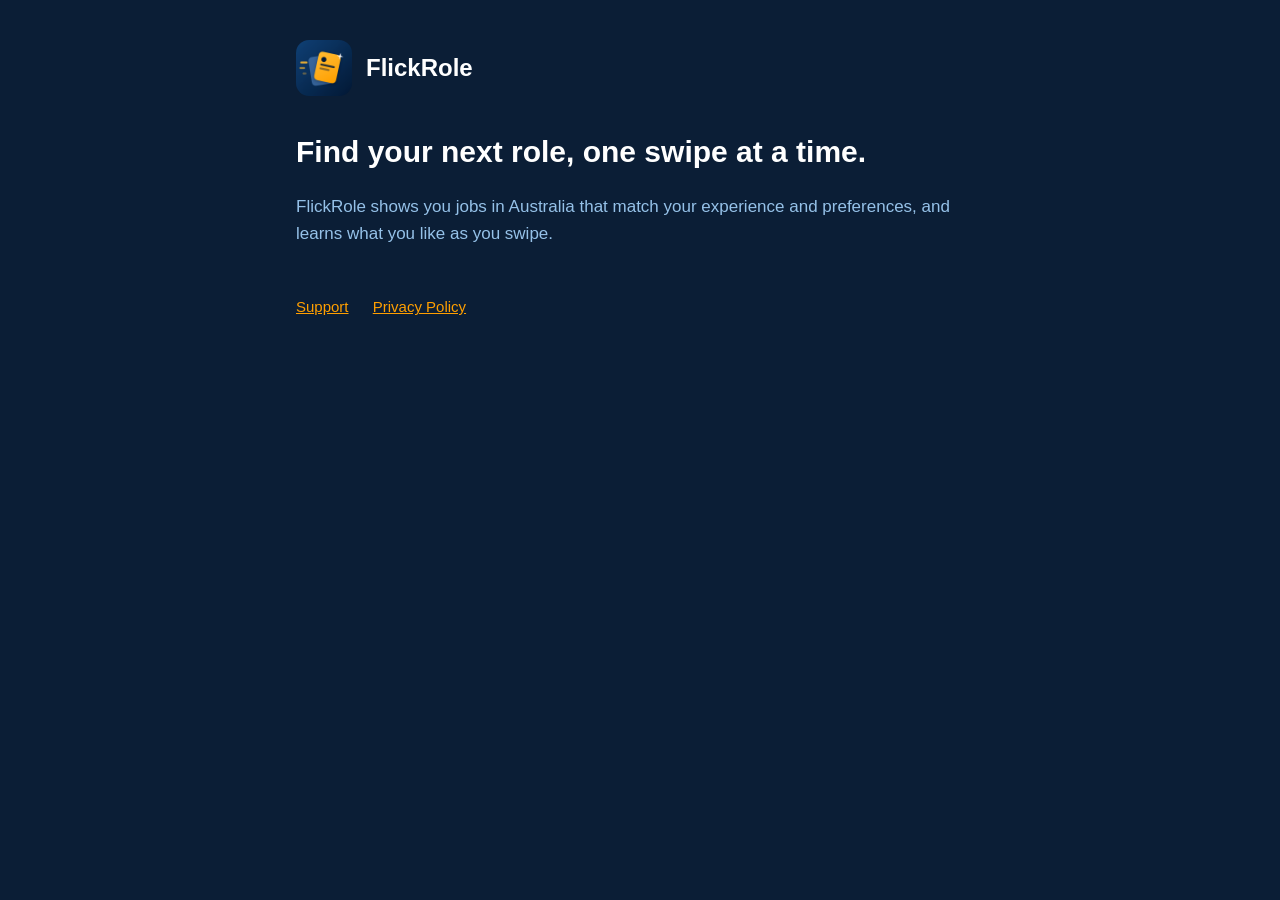
<file: index.html>
<!doctype html>
<html lang="en">
<head>
  <meta charset="utf-8">
  <meta name="viewport" content="width=device-width, initial-scale=1">
  <title>FlickRole</title>
  <meta name="description" content="FlickRole: swipe through jobs that match you.">
  <link rel="icon" href="icon.png">
  <link rel="stylesheet" href="style.css">
</head>
<body>
  <main>
    <header>
      <img src="icon.png" alt="">
      <a href="./">FlickRole</a>
    </header>
    <h1>Find your next role, one swipe at a time.</h1>
    <p>FlickRole shows you jobs in Australia that match your experience and preferences, and learns what you like as you swipe.</p>
    <nav>
      <a href="support/">Support</a>
      <a href="privacy/">Privacy Policy</a>
    </nav>
  </main>
</body>
</html>
</file>
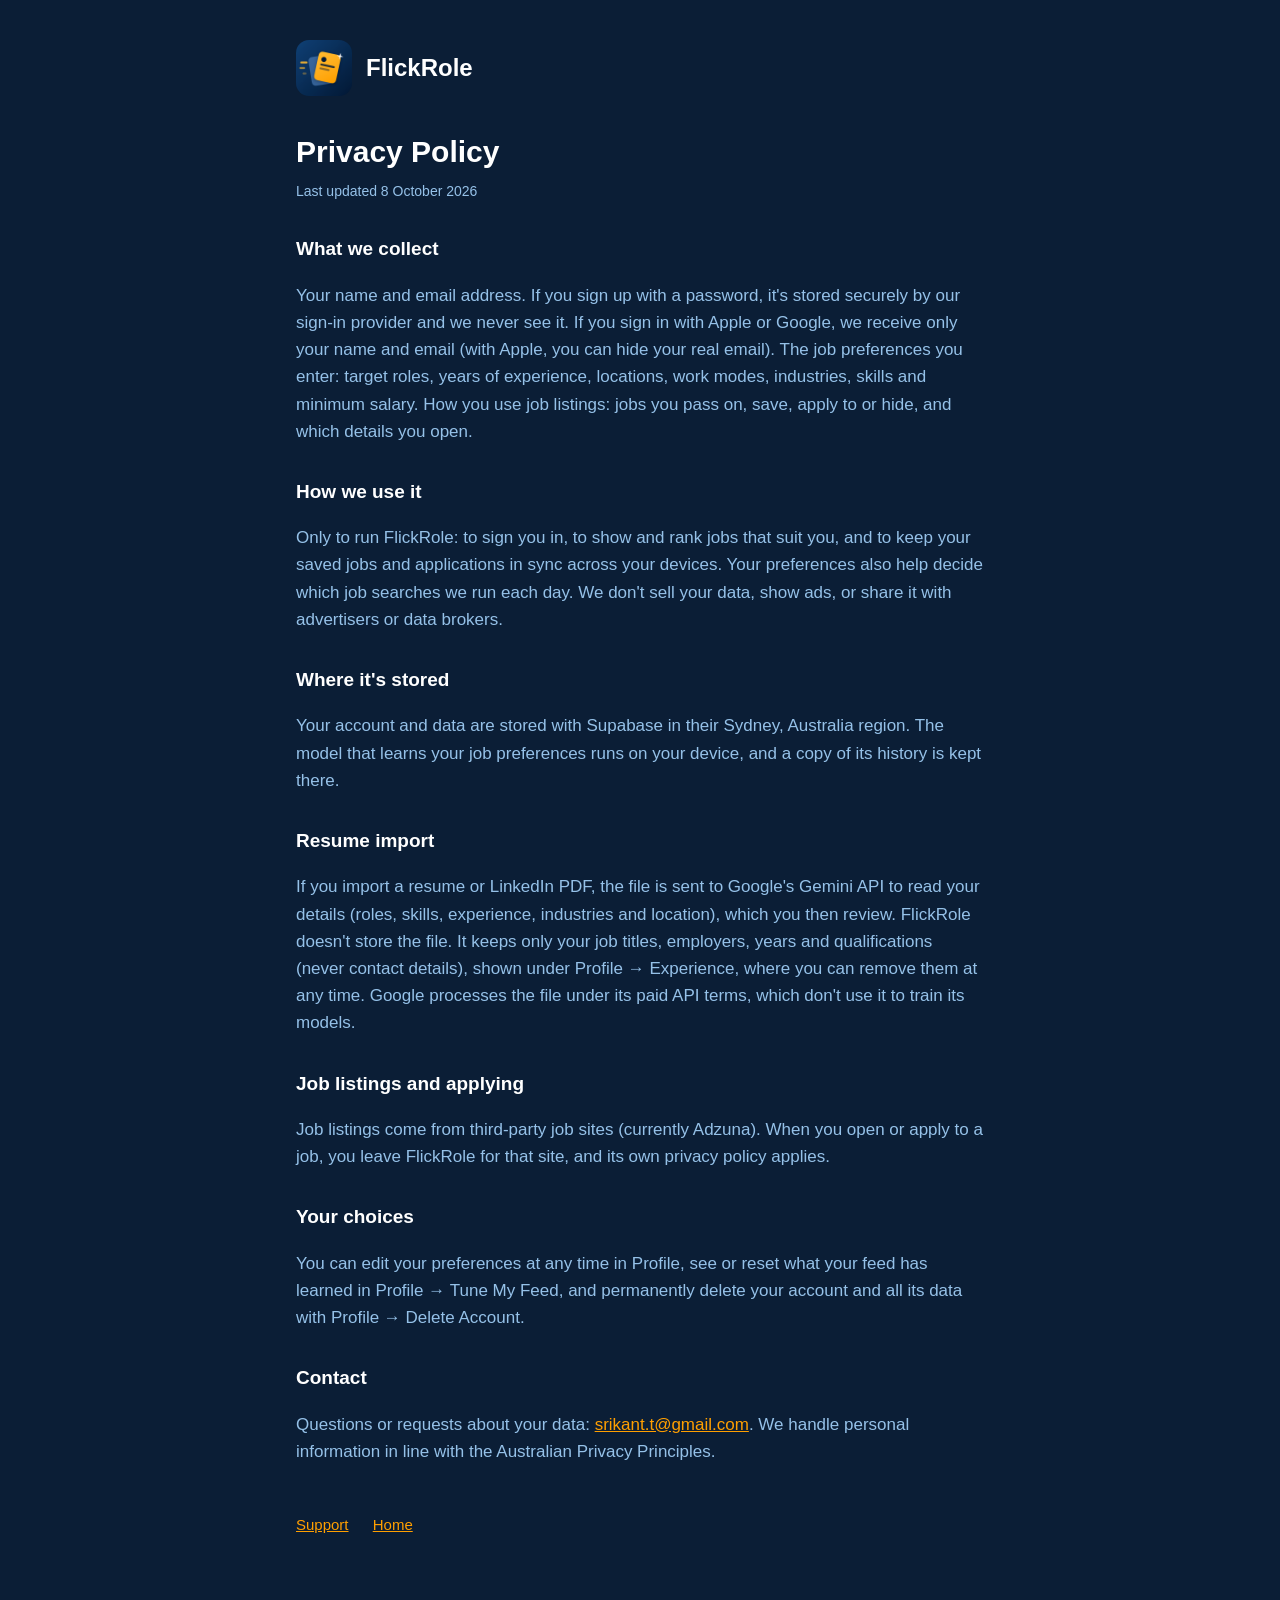
<file: privacy/index.html>
<!doctype html>
<html lang="en">
<head>
  <meta charset="utf-8">
  <meta name="viewport" content="width=device-width, initial-scale=1">
  <title>FlickRole Privacy Policy</title>
  <link rel="icon" href="../icon.png">
  <link rel="stylesheet" href="../style.css">
</head>
<body>
  <main>
    <header>
      <img src="../icon.png" alt="">
      <a href="../">FlickRole</a>
    </header>

    <!-- Keep in sync with PrivacyPolicyView in the app (ProfileView.swift). -->
    <h1>Privacy Policy</h1>
    <p class="updated">Last updated 8 October 2026</p>

    <h2>What we collect</h2>
    <p>Your name and email address. If you sign up with a password, it's stored securely by our sign-in provider and we never see it. If you sign in with Apple or Google, we receive only your name and email (with Apple, you can hide your real email). The job preferences you enter: target roles, years of experience, locations, work modes, industries, skills and minimum salary. How you use job listings: jobs you pass on, save, apply to or hide, and which details you open.</p>

    <h2>How we use it</h2>
    <p>Only to run FlickRole: to sign you in, to show and rank jobs that suit you, and to keep your saved jobs and applications in sync across your devices. Your preferences also help decide which job searches we run each day. We don't sell your data, show ads, or share it with advertisers or data brokers.</p>

    <h2>Where it's stored</h2>
    <p>Your account and data are stored with Supabase in their Sydney, Australia region. The model that learns your job preferences runs on your device, and a copy of its history is kept there.</p>

    <h2>Resume import</h2>
    <p>If you import a resume or LinkedIn PDF, the file is sent to Google's Gemini API to read your details (roles, skills, experience, industries and location), which you then review. FlickRole doesn't store the file. It keeps only your job titles, employers, years and qualifications (never contact details), shown under Profile → Experience, where you can remove them at any time. Google processes the file under its paid API terms, which don't use it to train its models.</p>

    <h2>Job listings and applying</h2>
    <p>Job listings come from third-party job sites (currently Adzuna). When you open or apply to a job, you leave FlickRole for that site, and its own privacy policy applies.</p>

    <h2>Your choices</h2>
    <p>You can edit your preferences at any time in Profile, see or reset what your feed has learned in Profile → Tune My Feed, and permanently delete your account and all its data with Profile → Delete Account.</p>

    <h2>Contact</h2>
    <p>Questions or requests about your data: <a href="mailto:srikant.t@gmail.com">srikant.t@gmail.com</a>. We handle personal information in line with the Australian Privacy Principles.</p>

    <nav>
      <a href="../support/">Support</a>
      <a href="../">Home</a>
    </nav>
  </main>
</body>
</html>
</file>
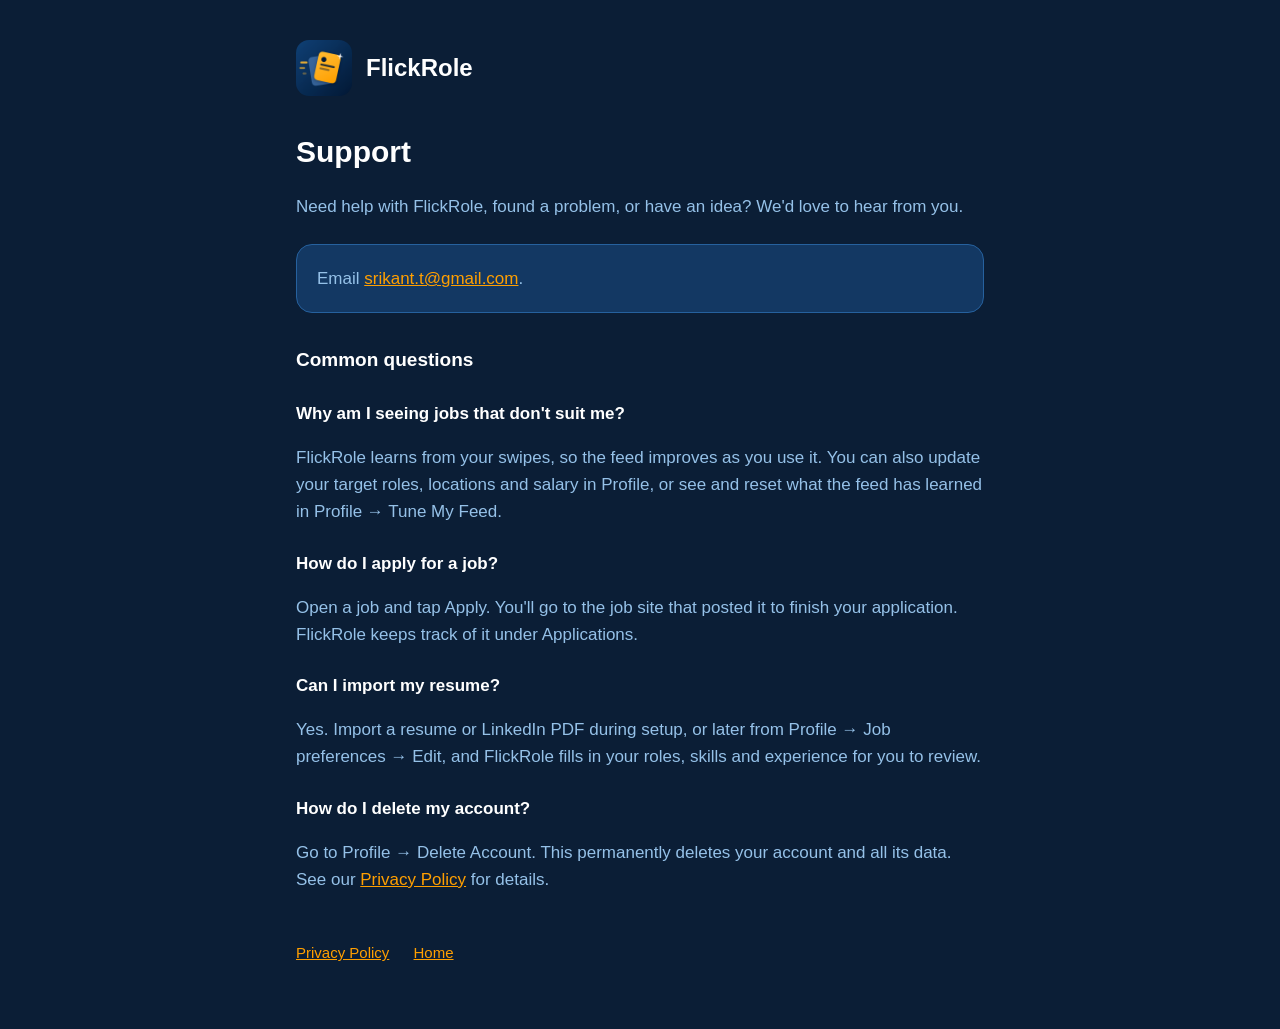
<file: support/index.html>
<!doctype html>
<html lang="en">
<head>
  <meta charset="utf-8">
  <meta name="viewport" content="width=device-width, initial-scale=1">
  <title>FlickRole Support</title>
  <link rel="icon" href="../icon.png">
  <link rel="stylesheet" href="../style.css">
</head>
<body>
  <main>
    <header>
      <img src="../icon.png" alt="">
      <a href="../">FlickRole</a>
    </header>

    <h1>Support</h1>
    <p>Need help with FlickRole, found a problem, or have an idea? We'd love to hear from you.</p>

    <div class="card">
      <p>Email <a href="mailto:srikant.t@gmail.com?subject=FlickRole%20support">srikant.t@gmail.com</a>.</p>
    </div>

    <h2>Common questions</h2>

    <h3>Why am I seeing jobs that don't suit me?</h3>
    <p>FlickRole learns from your swipes, so the feed improves as you use it. You can also update your target roles, locations and salary in Profile, or see and reset what the feed has learned in Profile → Tune My Feed.</p>

    <h3>How do I apply for a job?</h3>
    <p>Open a job and tap Apply. You'll go to the job site that posted it to finish your application. FlickRole keeps track of it under Applications.</p>

    <h3>Can I import my resume?</h3>
    <p>Yes. Import a resume or LinkedIn PDF during setup, or later from Profile → Job preferences → Edit, and FlickRole fills in your roles, skills and experience for you to review.</p>

    <h3>How do I delete my account?</h3>
    <p>Go to Profile → Delete Account. This permanently deletes your account and all its data. See our <a href="../privacy/">Privacy Policy</a> for details.</p>

    <nav>
      <a href="../privacy/">Privacy Policy</a>
      <a href="../">Home</a>
    </nav>
  </main>
</body>
</html>
</file>
<file: style.css>
:root {
  --bg: #0B1E36;
  --card: #133863;
  --border: #26619E;
  --text: #FFFFFF;
  --muted: #95C1E8;
  --accent: #FF9F00;
}

* { box-sizing: border-box; }

body {
  margin: 0;
  background: var(--bg);
  color: var(--text);
  font: 17px/1.6 -apple-system, BlinkMacSystemFont, "Segoe UI", Roboto, Helvetica, Arial, sans-serif;
}

main {
  max-width: 720px;
  margin: 0 auto;
  padding: 40px 16px 64px;
}

header {
  display: flex;
  align-items: center;
  gap: 14px;
  margin-bottom: 32px;
}

header img {
  width: 56px;
  height: 56px;
  border-radius: 13px;
}

header a { color: var(--text); text-decoration: none; font-size: 24px; font-weight: 700; }

h1 { font-size: 30px; margin: 0 0 4px; }
h2 { font-size: 19px; margin: 32px 0 6px; }
h3 { font-size: 17px; margin: 24px 0 4px; }
p, li { color: var(--muted); }
a { color: var(--accent); }
.updated { font-size: 14px; margin-top: 0; }

.card {
  background: var(--card);
  border: 1px solid var(--border);
  border-radius: 16px;
  padding: 20px;
  margin-top: 24px;
}

.card p { margin: 0; }

nav { margin-top: 48px; font-size: 15px; }
nav a { margin-right: 20px; }
</file>
